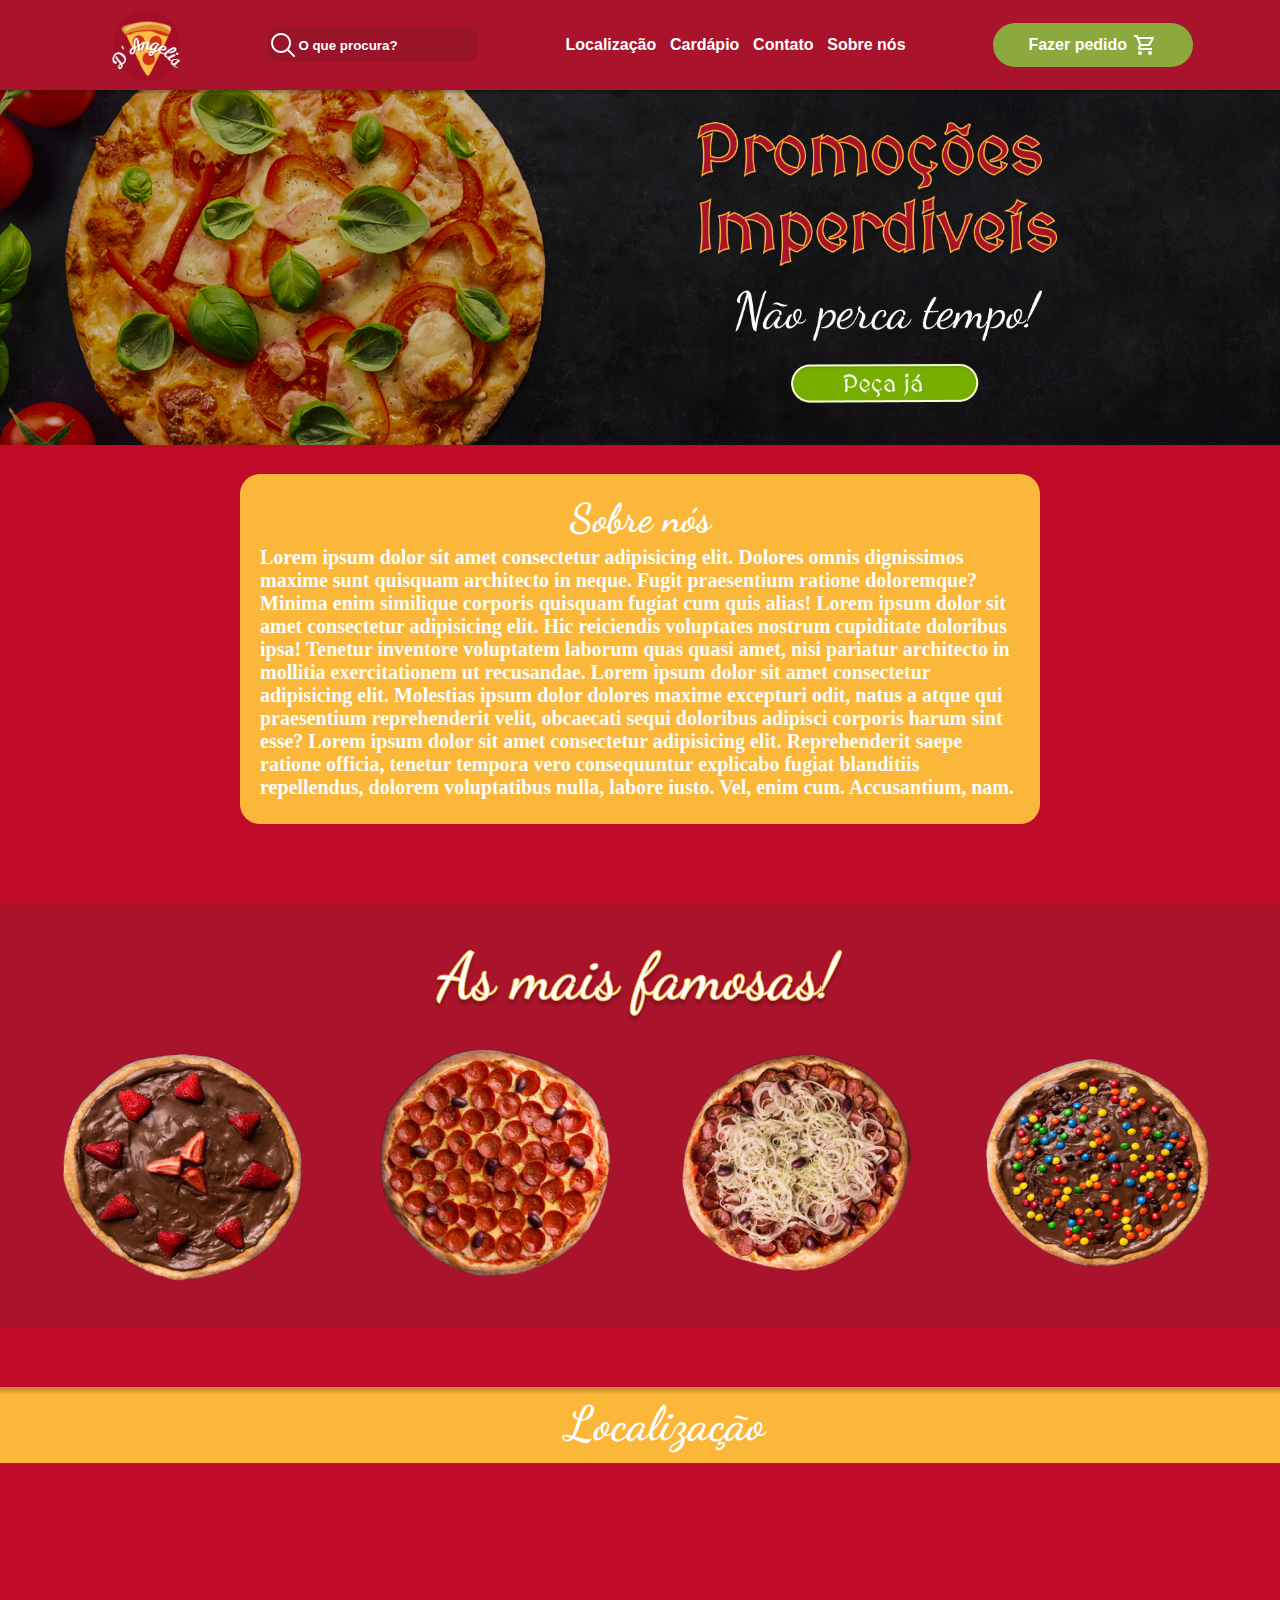
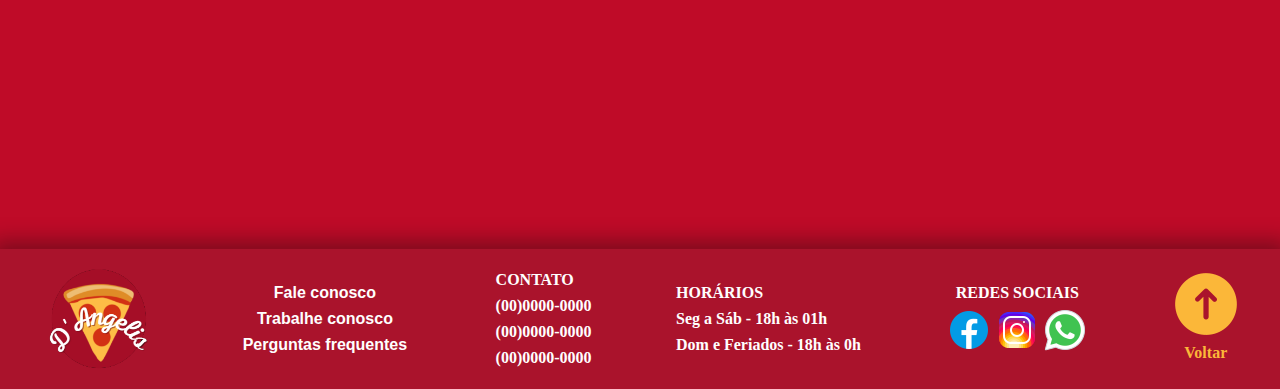
<file: index.html>
<!DOCTYPE html>
<html lang="en">
    <head>
        <meta charset="UTF-8">
        <meta http-equiv="X-UA-Compatible" content="IE=edge">
        <meta name="viewport" content="width=device-width, initial-scale=1.0">
        <link rel="stylesheet" href="style.css">
        <link rel="shortcut icon" href="./favicon/favicon-16x16.png" type="image/x-icon">
        <a target="_blank" href="https://icons8.com/icon/59878/pesquisar"></a>
        <title>Pizzaria</title>
    </head>
    <body>
        <header id="inicio">
            <a href="#"><img class="logo" src="./assets/img/logo.png" alt="Pizzaria D'Angelis"></a>
            <form>
                <button><img class="search" src="./assets/img/svg/search.svg" alt=""></button>
                <input type="text" placeholder="O que procura?">
            </form>
                    <ul>
                        <li><a href="#localizacao">Localização</a></li>
                        <li><a href="./cardapio.html">Cardápio</a></li>
                        <li><a href="#contato">Contato</a></li>
                        <li><a href="#sobre-div">Sobre nós</a></li>
                    </ul>
                    
                    <button class="fazer-pedido"> 
                        <a href="">Fazer pedido</a>
                        <img class="market" src="./assets/img/svg/carrinho.png" alt="">
                    </button>
        </header>  
        <img class="slide" src="./assets/slide.png" alt="">
        <main class="main-home">
            <div id="sobre-div">
                <h2 class="sobre">Sobre nós</h2>
                <p class="historia">  Lorem ipsum dolor sit amet consectetur adipisicing elit. Dolores omnis dignissimos maxime sunt quisquam architecto in neque. Fugit praesentium ratione doloremque? Minima enim similique corporis quisquam fugiat cum quis alias!
                  Lorem ipsum dolor sit amet consectetur adipisicing elit. Hic reiciendis voluptates nostrum cupiditate doloribus ipsa! Tenetur inventore voluptatem laborum quas quasi amet, nisi pariatur architecto in mollitia exercitationem ut recusandae.
                  Lorem ipsum dolor sit amet consectetur adipisicing elit. Molestias ipsum dolor dolores maxime excepturi odit, natus a atque qui praesentium reprehenderit velit, obcaecati sequi doloribus adipisci corporis harum sint esse?
                  Lorem ipsum dolor sit amet consectetur adipisicing elit. Reprehenderit saepe ratione officia, tenetur tempora vero consequuntur explicabo fugiat blanditiis repellendus, dolorem voluptatibus nulla, labore iusto. Vel, enim cum. Accusantium, nam.
                </p>
            </div>

                <img class="pizzas-famosas" src="./assets/famosas.png" alt="">

            <div id="localizacao">
                <img src="./assets/img/svg/localizacao.svg" alt="">
                <iframe class="maps" width="900" height="300" frameborder="0" scrolling="no" marginheight="0" marginwidth="0" id="gmap_canvas" src="https://maps.google.com/maps?width=781&amp;height=200&amp;hl=en&amp;q=N%C3%A3o%20existe%20Ja%C3%BA+(Pizzaria%20D'Angelis)&amp;t=&amp;z=12&amp;ie=UTF8&amp;iwloc=B&amp;output=embed"></iframe><a href='https://maps-generator.com/'></a>
            </div>

        </main>
            
        <footer>
            <div class="logo-footer">
                <img src="./assets/img/logo.png">
            </div>
                <p class="footer-info">
                    <a href="">Fale conosco</a>
                    <a href="">Trabalhe conosco</a>
                    <a href="">Perguntas frequentes</a>
                </p>
            <div>
                <p id="contato"><b>CONTATO</b></p>
                <p>(00)0000-0000</p>
                <p>(00)0000-0000</p>
                <p>(00)0000-0000</p>
            </div>
            <div>
                <p><b>HORÁRIOS</b></p>
                <p>Seg a Sáb - 18h às 01h</p>
                <p>Dom e Feriados - 18h às 0h</p>
            </div>
            <div class="contact">
                <p class="redes-sociais"><b>REDES SOCIAIS</b></p>
                <div class="social">
                    <a href=""><img class="social-icon" src="./assets/img/svg/face.png" alt="Facebook"></a>
                    <a href=""><img class="social-icon" src="./assets/img/svg/insta.png" alt="Instagram"></a>
                    <a href=""><img class="social-icon" src="./assets/img/svg/whats.png" alt="Whatsapp"></a>
                </div>
            </div>

            <div>
                <a href="#inicio"><img src="./assets/img/svg/inicio.png" alt=""></a>
                <p class="voltar">Voltar</p>
            </div>
        </footer>      
    </body>
</html>
</file>
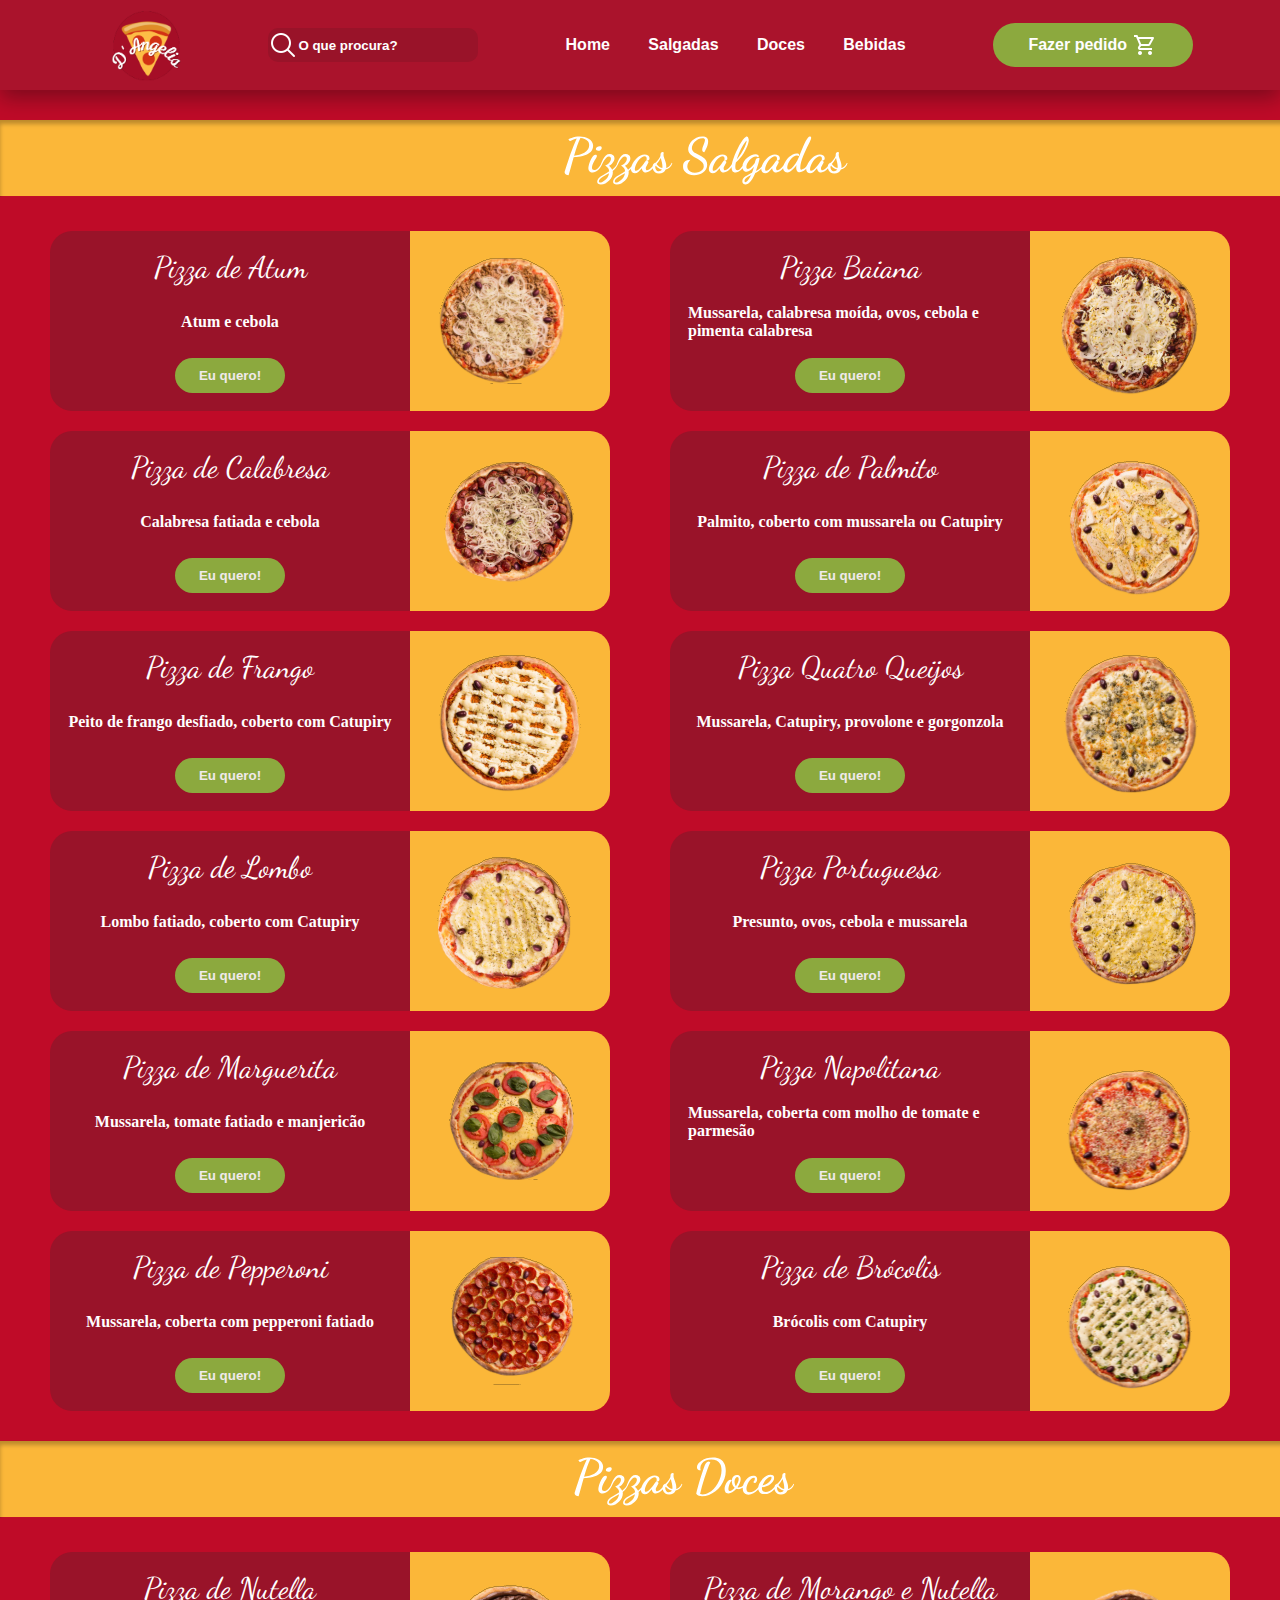
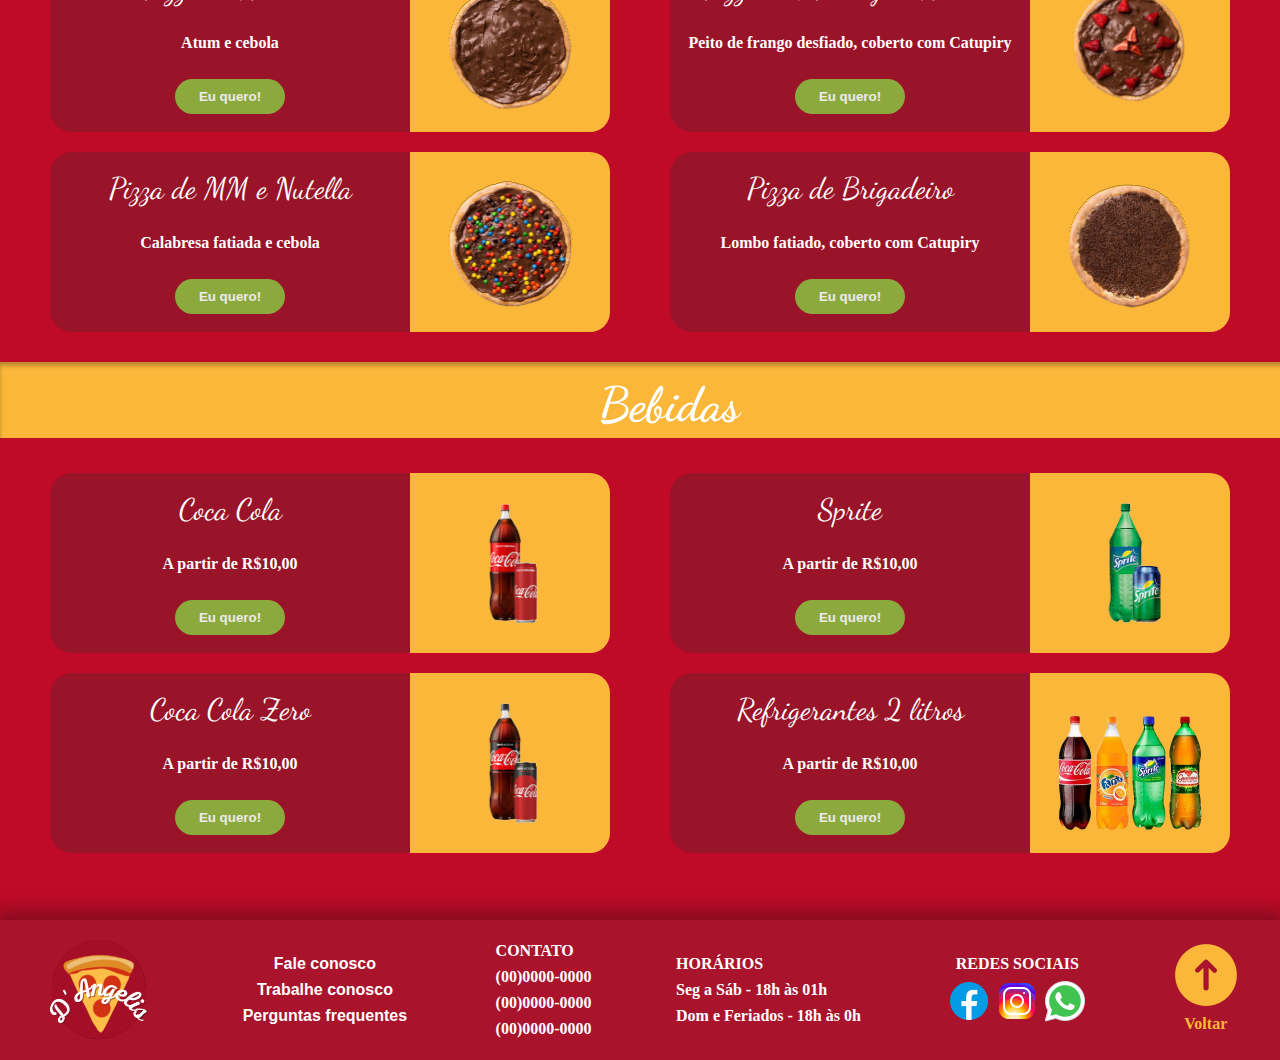
<file: cardapio.html>
<!DOCTYPE html>
<html lang="en">
    <head>
        <meta charset="UTF-8">
        <meta http-equiv="X-UA-Compatible" content="IE=edge">
        <link rel="stylesheet" href="style.css">
        <meta name="viewport" content="width=device-width, initial-scale=1.0">
        <title>Cardápio</title>
    </head>
    <body>
        <header id="inicio">
            <a href=""><img class="logo" src="./assets/img/logo.png" alt="Pizzaria D'Angelis"></a>
            <form>
                <button><img class="search" src="./assets/img/svg/search.svg" alt=""></button>
                <input type="text" placeholder="O que procura?">
            </form>
                    <ul>
                        <li><a href="./index.html">Home</a></li>
                        <li><a href="#salgadas">Salgadas</a></li>
                        <li><a href="#doces">Doces</a></li>
                        <li><a href="#bebidas">Bebidas</a></li>
                    </ul>
                    
                    <button class="fazer-pedido"> 
                        <a href="">Fazer pedido</a>
                        <img class="market" src="./assets/img/svg/carrinho.png" alt="">
                    </button>
        </header>  

        <main class="cardapio">
            <img id="salgadas" src="./assets/img/svg/pizzas-salgadas.svg" alt="">
            <div class="secoes-pizzas">
                <div class="pizzas-div">
                    <section>
                        <div class="pizzas-sobre">
                            <h2 class="pizzas-nomes">Pizza de Atum</h2>
                            <p>Atum e cebola</p>
                            <button class="adicionar">Eu quero!</button>
                        </div>
                        <div class="menu-pizzas">
                                <img class="pizzas" src="./assets/img/pizzas/pizza-atum.svg" alt="">
                        </div>
                    </section>
            
                    <section>
                        <div class="pizzas-sobre">
                            <h2 class="pizzas-nomes">Pizza de Calabresa</h2>
                            <p>Calabresa fatiada e cebola</p>
                            <button class="adicionar">Eu quero!</button>
                        </div>
                        <div class="menu-pizzas">
                            <img class="pizzas" src="./assets/img/pizzas/pizza-calabresa.svg" alt="">
                        </div>
                    </section>
            
                    <section>
                        <div class="pizzas-sobre">
                            <h2 class="pizzas-nomes">Pizza de Frango</h2>
                            <p>Peito de frango desfiado, coberto com Catupiry</p>
                            <button class="adicionar">Eu quero!</button>
                        </div>
                            <div class="menu-pizzas">
                                <img class="pizzas" src="./assets/img/pizzas/pizza-frango.svg" alt="">
                            </div>
                    </section>
            
                    <section>
                        <div class="pizzas-sobre">
                            <h2 class="pizzas-nomes">Pizza de Lombo</h2>
                            <p>Lombo fatiado, coberto com Catupiry</p>
                            <button class="adicionar">Eu quero!</button>
                        </div>
                            <div class="menu-pizzas">
                                <img class="pizzas" src="./assets/img/pizzas/pizza-lombo.svg" alt="">
                            </div>
                    </section>
            
                    <section>
                        <div class="pizzas-sobre">
                            <h2 class="pizzas-nomes">Pizza de Marguerita</h2>
                            <p>Mussarela, tomate fatiado e manjericão</p>
                            <button class="adicionar">Eu quero!</button>
                        </div>
                            <div class="menu-pizzas">
                                <img class="pizzas" src="./assets/img/pizzas/pizza-marguerita.svg" alt="">
                            </div>
                    </section>
            
                    <section>
                        <div class="pizzas-sobre">
                            <h2 class="pizzas-nomes">Pizza de Pepperoni</h2>
                            <p>Mussarela, coberta com pepperoni fatiado</p>
                            <button class="adicionar">Eu quero!</button>
                        </div>
                            <div class="menu-pizzas">
                                <img class="pizzas" src="./assets/img/pizzas/pizza-pepperoni.svg" alt="">
                            </div>
                        </section>
                </div>

                <div class="pizzas-div">
                    <section>
                        <div class="pizzas-sobre">
                            <h2 class="pizzas-nomes">Pizza Baiana</h2>
                            <p>Mussarela, calabresa moída, ovos, cebola e pimenta calabresa</p>
                            <button class="adicionar">Eu quero!</button>
                        </div>
                        <div class="menu-pizzas">
                                <img class="pizzas" src="./assets/img/pizzas/pizza-baiana.svg" alt="">
                        </div>
                    </section>
            
                    <section>
                        <div class="pizzas-sobre">
                            <h2 class="pizzas-nomes">Pizza de Palmito</h2>
                            <p>Palmito, coberto com mussarela ou Catupiry</p>
                            <button class="adicionar">Eu quero!</button>
                        </div>
                        <div class="menu-pizzas">
                            <img class="pizzas" src="./assets/img/pizzas/pizza-palmito.svg" alt="">
                        </div>
                    </section>
            
            
                    <section>
                        <div class="pizzas-sobre">
                            <h2 class="pizzas-nomes">Pizza Quatro Queijos</h2>
                            <p>Mussarela, Catupiry, provolone e gorgonzola</p>
                            <button class="adicionar">Eu quero!</button>
                        </div>
                            <div class="menu-pizzas">
                                <img class="pizzas" src="./assets/img/pizzas/pizza-quatroqueijos.svg" alt="">
                            </div>
                    </section>
            
                    <section>
                        <div class="pizzas-sobre">
                            <h2 class="pizzas-nomes">Pizza Portuguesa</h2>
                            <p>Presunto, ovos, cebola e mussarela</p>
                            <button class="adicionar">Eu quero!</button>
                        </div>
                            <div class="menu-pizzas">
                                <img class="pizzas" src="./assets/img/pizzas/pizza-portuguesa.svg" alt="">
                            </div>
                    </section>
            
                    <section>
                        <div class="pizzas-sobre">
                            <h2 class="pizzas-nomes">Pizza Napolitana</h2>
                            <p>Mussarela, coberta com molho de tomate e parmesão</p>
                            <button class="adicionar">Eu quero!</button>
                        </div>
                            <div class="menu-pizzas">
                                <img class="pizzas" src="./assets/img/pizzas/pizza-napolitana.svg" alt="">
                            </div>
                    </section>
            
                    <section>
                        <div class="pizzas-sobre">
                            <h2 class="pizzas-nomes">Pizza de Brócolis</h2>
                            <p>Brócolis com Catupiry</p>
                            <button class="adicionar">Eu quero!</button>
                        </div>
                            <div class="menu-pizzas">
                                <img class="pizzas" src="./assets/img/pizzas/pizza-brocoli.svg" alt="">
                            </div>
                    </section>
                </div>
            </div>

            <img id="doces" src="./assets/img/svg/pizzas-doces.svg" alt="">
            <div class="secoes-pizzas">
                <div class="pizzas-div">
                    <section>
                        <div class="pizzas-sobre">
                            <h2 class="pizzas-nomes">Pizza de Nutella</h2>
                            <p>Atum e cebola</p>
                            <button class="adicionar">Eu quero!</button>
                        </div>
                        <div class="menu-pizzas">
                                <img class="pizzas" src="./assets/img/pizzas/pizza-nutella.svg" alt="">
                        </div>
                    </section>
            
                    <section>
                        <div class="pizzas-sobre">
                            <h2 class="pizzas-nomes">Pizza de MM e Nutella</h2>
                            <p>Calabresa fatiada e cebola</p>
                            <button class="adicionar">Eu quero!</button>
                        </div>
                        <div class="menu-pizzas">
                            <img class="pizzas" src="./assets/img/pizzas/pizza-mm-nutella.svg" alt="">
                        </div>
                    </section>
                </div>

                    <div class="pizzas-div">
                        <section>
                            <div class="pizzas-sobre">
                                <h2 class="pizzas-nomes">Pizza de Morango e Nutella</h2>
                                <p>Peito de frango desfiado, coberto com Catupiry</p>
                                <button class="adicionar">Eu quero!</button>
                            </div>
                                <div class="menu-pizzas">
                                    <img class="pizzas" src="./assets/img/pizzas/pizza-morango-nutella.svg" alt="">
                                </div>
                        </section>
                
                        <section>
                            <div class="pizzas-sobre">
                                <h2 class="pizzas-nomes">Pizza de Brigadeiro</h2>
                                <p>Lombo fatiado, coberto com Catupiry</p>
                                <button class="adicionar">Eu quero!</button>
                            </div>
                                <div class="menu-pizzas">
                                    <img class="pizzas" src="./assets/img/pizzas/pizza-brigadeiro.svg" alt="">
                                </div>
                        </section>
                    </div>
            </div>  
            
            <img id="bebidas" src="./assets/img/svg/bebidas.svg" alt="">
            <div class="secoes-pizzas">
                <div class="pizzas-div">
                    <section>
                        <div class="pizzas-sobre">
                            <h2 class="pizzas-nomes">Coca Cola</h2>
                            <p>A partir de R$10,00</p>
                            <button class="adicionar">Eu quero!</button>
                        </div>
                        <div class="menu-pizzas">
                                <img class="pizzas" src="./assets/img/bebidas/coca-cola.png" alt="">
                        </div>
                    </section>
            
                    <section>
                        <div class="pizzas-sobre">
                            <h2 class="pizzas-nomes">Coca Cola Zero</h2>
                            <p>A partir de R$10,00</p>
                            <button class="adicionar">Eu quero!</button>
                        </div>
                        <div class="menu-pizzas">
                            <img class="pizzas" src="./assets/img/bebidas/coca-zero.png" alt="">
                        </div>
                    </section>
                </div>

                    <div class="pizzas-div">
                        <section>
                            <div class="pizzas-sobre">
                                <h2 class="pizzas-nomes">Sprite</h2>
                                <p>A partir de R$10,00</p>
                                <button class="adicionar">Eu quero!</button>
                            </div>
                                <div class="menu-pizzas">
                                    <img class="pizzas" src="./assets/img/bebidas/sprite.png" alt="">
                                </div>
                        </section>
                
                        <section>
                            <div class="pizzas-sobre">
                                <h2 class="pizzas-nomes">Refrigerantes 2 litros</h2>
                                <p>A partir de R$10,00</p>
                                <button class="adicionar">Eu quero!</button>
                            </div>
                                <div class="menu-pizzas">
                                    <img class="pizzas" src="./assets/img/bebidas/refri-2litros.png" alt="">
                                </div>
                        </section>
                    </div>
            </div>
        </main>
            
        <footer>
            <div class="logo-footer">
                <img src="./assets/img/logo.png">
            </div>
                <p class="footer-info">
                    <a href="">Fale conosco</a>
                    <a href="">Trabalhe conosco</a>
                    <a href="">Perguntas frequentes</a>
                </p>
            <div>
                <p><b>CONTATO</b></p>
                <p>(00)0000-0000</p>
                <p>(00)0000-0000</p>
                <p>(00)0000-0000</p>
            </div>
            <div>
                <p><b>HORÁRIOS</b></p>
                <p>Seg a Sáb - 18h às 01h</p>
                <p>Dom e Feriados - 18h às 0h</p>
            </div>
            <div class="contact">
                <p class="redes-sociais"><b>REDES SOCIAIS</b></p>
                <div class="social">
                    <a href=""><img class="social-icon" src="./assets/img/svg/face.png" alt="Facebook"></a>
                    <a href=""><img class="social-icon" src="./assets/img/svg/insta.png" alt="Instagram"></a>
                    <a href=""><img class="social-icon" src="./assets/img/svg/whats.png" alt="Whatsapp"></a>
                </div>
            </div>
            <div>
                <a href="#inicio"><img src="./assets/img/svg/inicio.png" alt=""></a>
                <p class="voltar">Voltar</p>
            </div>
        </footer>      
    </body>
</html>
</file>
<file: style.css>
@import url('https://fonts.googleapis.com/css2?family=Dancing+Script:wght@400;700&display=swap');

*{
    margin: 0;
	padding: 0;
	border: 0;
    box-sizing: border-box;
}

body{
    background-color: #bf0b28;
    height: 100vh;
}

header, form, ul, button, h2, footer, .logo-footer, .footer-info, .social, .historia, .sobre{
    display: flex;
    align-items: center;
}

h2, ul{
display: flex;}


button,h2, .logo-footer{
    justify-content: center;
}

.logo-footer, .footer-info{
    flex-direction: column;
}

header{
    background-color: #aa132c;
    justify-content:space-evenly;
    box-shadow: 0 8px 20px 0 rgba(11, 11, 12, 0.37);
    width: 100%;
    height: 90px;
}

.logo{
    width: 70px;
    height: 70px;
    margin: 8px 0px 2px 24px;
}

input{
    width: 180px;
    height: 34px;
    border-radius: 0 10px 10px 0;
    background:#991329;
    padding-right: 40px;
    outline: none;
}



form>button{
    background-color: #991329;
    border-radius: 10px 0 0 10px;
}

.search{
    width: 30px;
    height: 34px;
}

a{
    text-decoration: none;
    cursor: pointer;
    font: 16px Arial, Helvetica, sans-serif;
    font-weight: bold;
    color: rgb(255 254 254);
}

ul{
    justify-content: space-between;
    width: 340px;
}

li{
    list-style-type: none;
}

::placeholder, p, h2 {
    color: #FFF;
    font-weight: bold;
}

.fazer-pedido,.adicionar{
    transition: all .5s ease;
    color: rgb(240, 234, 234);
    cursor: pointer;
    text-decoration: none;
    background: #8ca93e;
    border-radius: 22px;
    gap: 6px;
}

.fazer-pedido{
    width: 200px;
    padding: 10px 20px;
}

.fazer-pedido:hover,.adicionar:hover{
    background:#afce5c;
}

.slide{
    width: 100%;
}

.main-home{
    display: flex;
    height: 1400px;
    justify-content: center;
    align-items: center;
    flex-direction: column;
}

.pizzas-famosas{
    margin:60px 0px;
}


.sobre{
    font-family: 'Dancing Script', cursive;
    font-size: 40px;
}

.historia{
    font-size: 20px;
}

#sobre-div{
    display: flex;
    align-items: center;
    justify-content: center;
    flex-direction: column;
    background-color: #fbb739;
    width: 800px;
    height: 350px;
    padding: 20px;
    border-radius: 20px;
    margin: 20px;
}

#localizacao
{
    display: flex;
    justify-content: center;
    align-items: center;
    flex-direction: column;
}

.maps{
    margin: 40px;
}

.cardapio{
height: 2400px;
margin-top: 30px;
}

section{
    display: inline-flex;
    border-radius: 22px;
    justify-content: flex-end;  
    align-items: center;
}

.pizzas-sobre{
    display: flex;
    justify-content: space-between;
    flex-direction: column;
    align-items: center;
    background: #991329;
    width: 360px;
    height: 180px;
    padding: 18px;
    border-radius:  22px 0 0 22px ;
}

.pizzas-nomes{
    color: #FFF;
    font-family: 'Dancing Script', cursive;
    font-weight: 400;
    font-size: 30px;
}

div>.pizzas{
    width: 150px;
    height: 150px;
}

.menu-pizzas{
background-color: #fbb739;
display:flex;
flex-direction: column;
align-items: center;
width: 200px;
height: 180px;
border-radius: 0 20px 20px 0;
padding: 20px;
}

.secoes-pizzas{
    display: flex;
    justify-content: space-around;
    margin: 20px;
}

.pizzas-div{
    display: flex;
    flex-direction: column;
    justify-content: space-around;
    padding: 10px;
    gap: 20px;
    
}

.adicionar{
    width: 110px;
    padding: 10px;
    font-weight: bold;
}

.adicionar:hover {
    transform: scale(1.1);
    transition: all 0.5s;
  } 

footer{
    flex-direction: row;
    background-color: #aa132c;
    width: 100%;
    height: 140px;
    justify-content: space-around;
    box-shadow: 0px 0px 20px 8px rgba(11, 11, 12, 0.37);
    color: #FFF;
}

p{
    padding: 4px 0;
    color: rgb(255 254 254);
    font-weight: bold;

}

.logo-footer>img{
    width: 100px;
    height: 100px;
    margin: 6px;
}

.footer-info>a{
    padding: 4px;
}

.social-icon{
    width: 48px;
    height: 48px;
}

.social-icon:hover{
    transform: scale(1.2);
    transition: all 0.4s;  
}

.redes-sociais{
    text-align: center;
}

.voltar{
    text-align: center;
    color: #fbb739;
}
</file>
